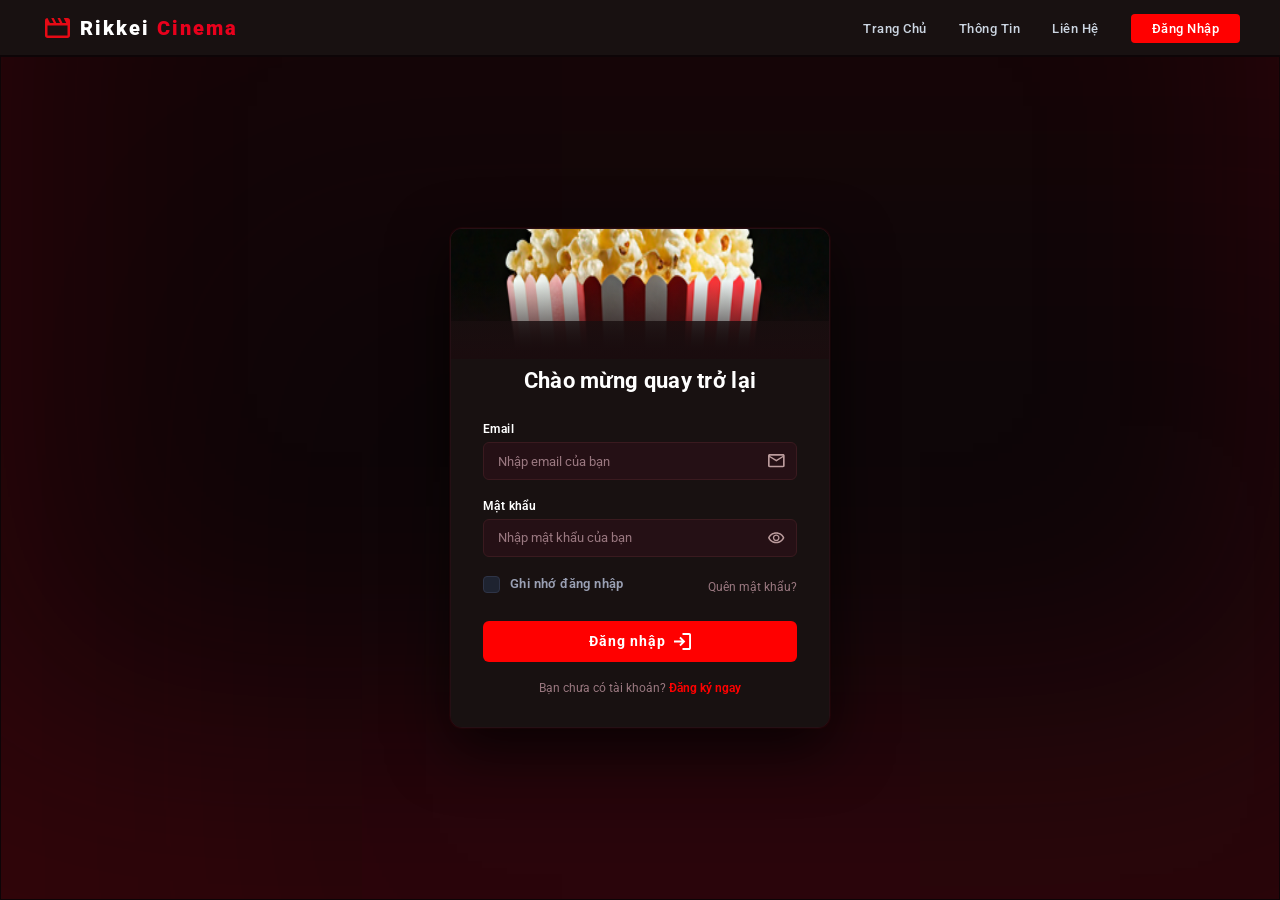
<file: STRUCTURE_FINANCE/pages/login.html>
<!doctype html>
<html lang="en">
  <head>
    <meta charset="UTF-8" />
    <meta name="viewport" content="width=device-width, initial-scale=1.0" />
    <title>Trang đăng nhập</title>
    <link rel="preconnect" href="https://fonts.googleapis.com" />
    <link rel="preconnect" href="https://fonts.gstatic.com" crossorigin />
    <link
      href="https://fonts.googleapis.com/css2?family=Roboto:ital,wght@0,100..900;1,100..900&display=swap"
      rel="stylesheet"
    />
    <link rel="stylesheet" href="../css/login.css" />
  </head>
  <body>
    <nav>
      <a class="logo" href="#">
        <div class="logo-icon">
          <img src="../assets/icon/Container.svg" alt="" />
        </div>
        <span class="logo-text">Rikkei <span>Cinema</span></span>
      </a>
      <ul class="nav-links">
        <li><a href="./index.html">Trang Chủ</a></li>
        <li><a href="#">Thông Tin</a></li>
        <li><a href="#">Liên Hệ</a></li>
        <li><a href="#" class="btn-nav">Đăng Nhập</a></li>
      </ul>
    </nav>

    <main>
      <div class="card">
        <div class="card-banner">
          <img src="../assets/images/Background.svg" alt="" />
        </div>

        <div class="card-body">
          <h1 class="card-title">Chào mừng quay trở lại</h1>

          <div>
            <label for="email">Email</label>
            <div class="input-wrap">
              <input type="email" id="email" placeholder="Nhập email của bạn" />
              <span id="errEmail" class="text_err"></span>
              <span class="input-icon">
                <img src="../assets/icon/icon_email.svg" alt="" />
              </span>
            </div>
          </div>

          <div>
            <label for="password">Mật khẩu</label>
            <div class="input-wrap">
              <input
                type="password"
                id="password"
                placeholder="Nhập mật khẩu của bạn"
              />
              <span id="errPassword" class="text_err"></span>
              <span class="input-icon" onclick="togglePass()">
                <img src="../assets/icon/eye.svg" alt="" />
              </span>
            </div>
          </div>

          <div class="row-options">
            <label class="form__check">
              <input type="checkbox" id="remember" />
              <span class="form__check-box"></span>
              <span class="form__check-text">Ghi nhớ đăng nhập</span>
            </label>
            <a href="#" class="forgot">Quên mật khẩu?</a>
          </div>

          <button class="btn-submit">
            Đăng nhập
            <img src="../assets/icon/icon_login.svg" alt="" />
          </button>
          <p class="register-link">
            Bạn chưa có tài khoản? <a href="./register.html">Đăng ký ngay</a>
          </p>
        </div>
      </div>
    </main>

    <div id="toast-container"></div>

    <script src="../js/login.js"></script>
  </body>
</html>
</file>
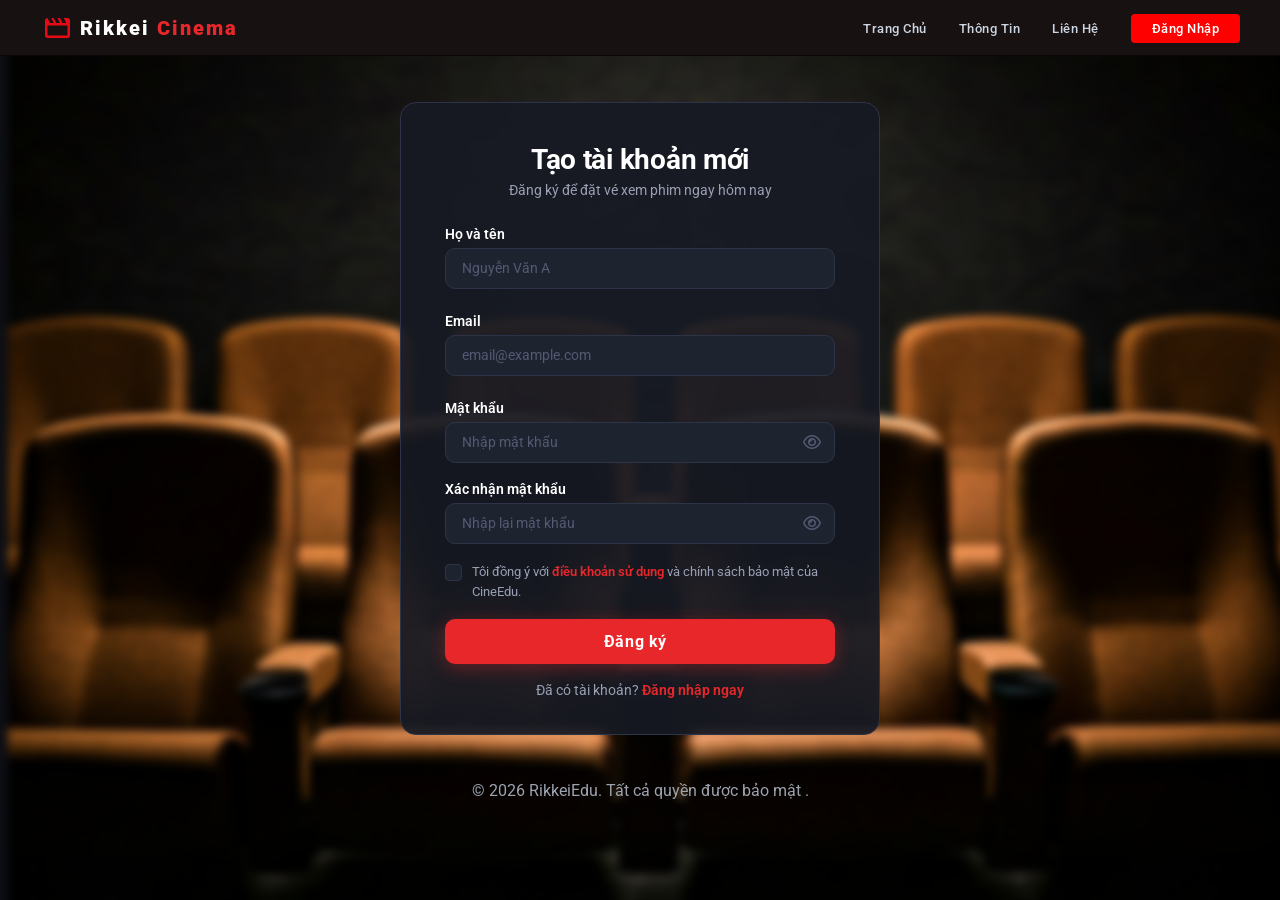
<file: STRUCTURE_FINANCE/pages/register.html>
<!doctype html>
<html lang="vi">
  <head>
    <meta charset="UTF-8" />
    <meta name="viewport" content="width=device-width, initial-scale=1.0" />
    <title>Dăng ký tài khoản</title>
    <link
      rel="stylesheet"
      href="https://cdnjs.cloudflare.com/ajax/libs/font-awesome/6.4.0/css/all.min.css"
    />
    <link rel="preconnect" href="https://fonts.googleapis.com" />
    <link rel="preconnect" href="https://fonts.gstatic.com" crossorigin />
    <link
      href="https://fonts.googleapis.com/css2?family=Roboto:ital,wght@0,100..900;1,100..900&display=swap"
      rel="stylesheet"
    />
    <link rel="stylesheet" href="../css/register.css" />
  </head>
  <body>
    <nav>
      <a class="logo" href="#">
        <div class="logo-icon">
          <img src="../assets/icon/Container.svg" alt="" />
        </div>
        <span class="logo-text">Rikkei <span>Cinema</span></span>
      </a>
      <ul class="nav-links">
        <li><a href="./index.html">Trang Chủ</a></li>
        <li><a href="#">Thông Tin</a></li>
        <li><a href="#">Liên Hệ</a></li>
        <li><a href="./login.html" class="btn-nav">Đăng Nhập</a></li>
      </ul>
    </nav>

    <main class="hero">
      <div class="card">
        <h1 class="card__title">Tạo tài khoản mới</h1>
        <p class="card__subtitle">Đăng ký để đặt vé xem phim ngay hôm nay</p>

        <form class="form" onsubmit="return false;">
          <div class="form__group">
            <label class="form__label" for="fullname">Họ và tên</label>
            <input
              class="form__input"
              type="text"
              id="fullname"
              placeholder="Nguyễn Văn A"
              autocomplete="name"
            />
            <span id="errName" class="text_err"></span>
          </div>

          <div class="form__group">
            <label class="form__label" for="email">Email</label>
            <input
              class="form__input"
              type="text"
              id="email"
              placeholder="email@example.com"
              autocomplete="email"
            />
            <span id="errEmail" class="text_err"></span>
          </div>

          <div class="form__group">
            <label class="form__label" for="password">Mật khẩu</label>
            <div class="form__input-wrap">
              <input
                class="form__input"
                type="password"
                id="password"
                placeholder="Nhập mật khẩu"
              />
              <button
                type="button"
                class="form__eye"
                aria-label="Hiển thị mật khẩu"
              >
                <i class="far fa-eye togglePass"></i>
              </button>
              <span id="errPassword" class="text_err"></span>
            </div>
          </div>

          <div class="form__group">
            <label class="form__label" for="confirm">Xác nhận mật khẩu</label>
            <div class="form__input-wrap">
              <input
                class="form__input"
                type="password"
                id="confirm"
                placeholder="Nhập lại mật khẩu"
              />
              <button
                type="button"
                class="form__eye"
                aria-label="Hiển thị mật khẩu"
              >
                <i class="far fa-eye togglePass"></i>
              </button>
              <span class="errPassword" class="text_err"></span>
            </div>
          </div>

          <label class="form__check">
            <input type="checkbox" id="terms" />
            <span class="form__check-box"></span>
            <span class="form__check-text">
              Tôi đồng ý với
              <a href="#" class="link-red">điều khoản sử dụng</a> và chính sách
              bảo mật của CineEdu.
            </span>
            <span id="errTerms"></span>
          </label>

          <button class="btn-register" type="submit">Đăng ký &nbsp;</button>

          <p class="form__login-hint">
            Đã có tài khoản?
            <a href="./login.html" class="link-red">Đăng nhập ngay</a>
          </p>
        </form>
      </div>
    </main>
    <span class="footer"> © 2026 RikkeiEdu. Tất cả quyền được bảo mật . </span>
    <div id="toast-container"></div>
    <script src="../js/register.js"></script>
  </body>
</html>
</file>
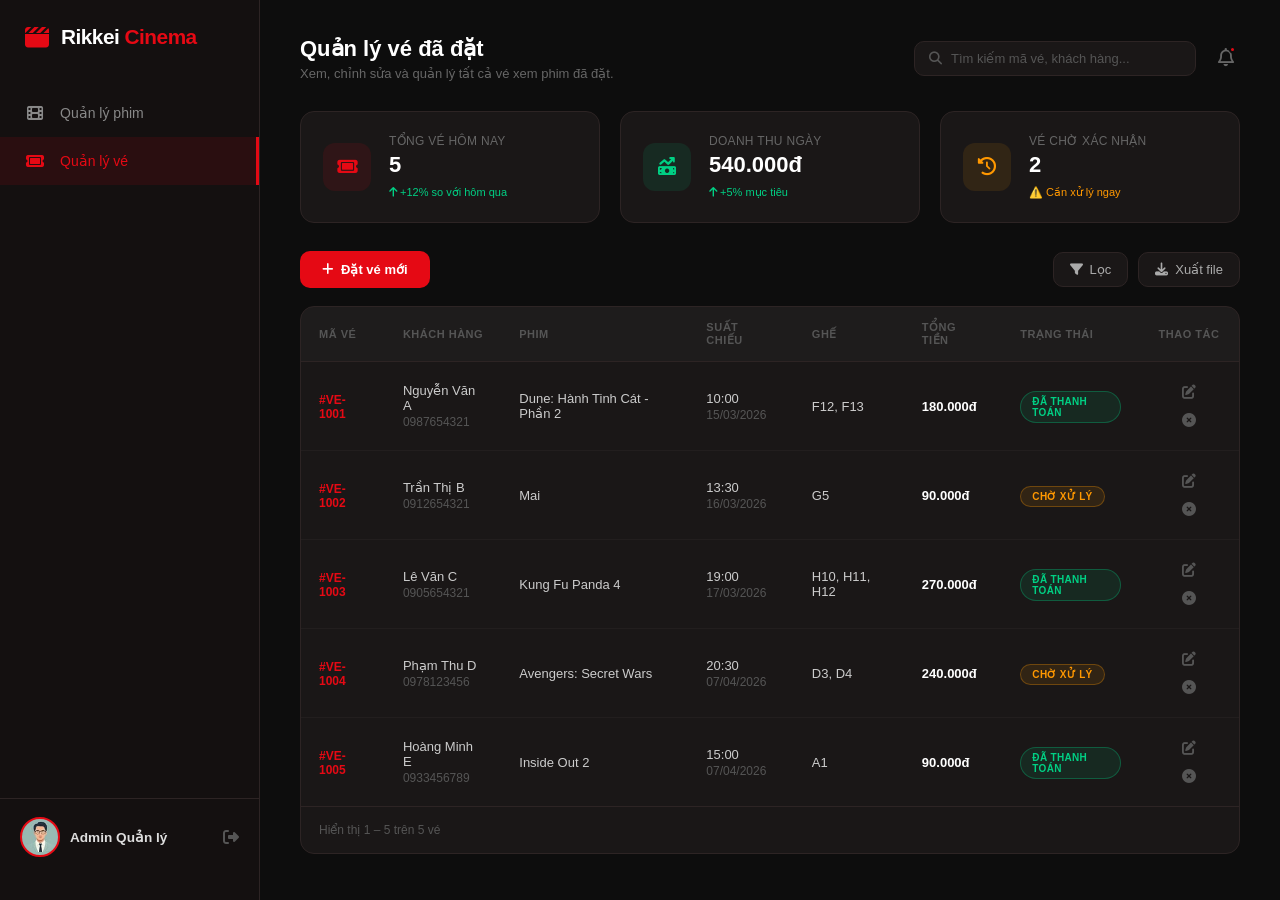
<file: STRUCTURE_FINANCE/pages/ticket.html>
<!doctype html>
<html lang="vi">
  <head>
    <meta charset="UTF-8" />
    <meta name="viewport" content="width=device-width, initial-scale=1.0" />
    <title>Quản lý vé - Rikkei Cinema</title>
    <link
      rel="stylesheet"
      href="https://cdnjs.cloudflare.com/ajax/libs/font-awesome/6.4.0/css/all.min.css"
    />
    <link rel="preconnect" href="https://fonts.googleapis.com" />
    <link rel="stylesheet" href="../css/ticket.css" />
  </head>
  <body>
    <div class="container">
      <!-- SIDEBAR -->
      <aside class="sidebar">
        <div class="logo">
          <i
            class="fa-solid fa-clapperboard"
            style="color: #e50914; font-size: 24px"
          ></i>
          <span class="logo-text">Rikkei <span>Cinema</span></span>
        </div>
        <nav class="menu">
          <a class="menu-item" href="admin.html">
            <i class="fa-solid fa-film"></i>
            <span>Quản lý phim</span>
          </a>
          <a class="menu-item active" href="ticket.html">
            <i class="fa-solid fa-ticket"></i>
            <span>Quản lý vé</span>
          </a>
        </nav>
        <div class="user-profile">
          <img
            src="../assets/icon/Image+Border.svg"
            alt="Avatar"
            class="avatar"
          />
          <div class="user-info">
            <p class="user-name">Admin Quản lý</p>
            <p class="user-email"></p>
          </div>
          <i class="fa-solid fa-right-from-bracket logout-icon btn-out"></i>
        </div>
      </aside>

      <!-- MAIN CONTENT -->
      <main class="main-content">
        <header class="header-main">
          <div class="header-left">
            <h1>Quản lý vé đã đặt</h1>
            <p>Xem, chỉnh sửa và quản lý tất cả vé xem phim đã đặt.</p>
          </div>
          <div class="header-right">
            <div class="search-box">
              <i class="fa-solid fa-magnifying-glass"></i>
              <input
                type="text"
                placeholder="Tìm kiếm mã vé, khách hàng..."
                id="search-ticket-input"
              />
            </div>
            <div class="header-icons">
              <i class="fa-regular fa-bell"></i>
              <div class="notif-dot"></div>
            </div>
          </div>
        </header>

        <!-- STATS -->
        <div class="stats-grid">
          <div class="stat-card">
            <div
              class="stat-icon"
              style="background: rgba(229, 9, 20, 0.1); color: #e50914"
            >
              <i class="fa-solid fa-ticket"></i>
            </div>
            <div class="stat-info">
              <p>Tổng vé hôm nay</p>
              <h3 id="total-count">0</h3>
              <span class="trend up"
                ><i class="fa-solid fa-arrow-up"></i> +12% so với hôm qua</span
              >
            </div>
          </div>
          <div class="stat-card">
            <div
              class="stat-icon"
              style="background: rgba(0, 208, 132, 0.1); color: #00d084"
            >
              <i class="fa-solid fa-money-bill-trend-up"></i>
            </div>
            <div class="stat-info">
              <p>Doanh thu ngày</p>
              <h3 id="revenue-count">0đ</h3>
              <span class="trend up"
                ><i class="fa-solid fa-arrow-up"></i> +5% mục tiêu</span
              >
            </div>
          </div>
          <div class="stat-card">
            <div
              class="stat-icon"
              style="background: rgba(255, 152, 0, 0.1); color: #ff9800"
            >
              <i class="fa-solid fa-clock-rotate-left"></i>
            </div>
            <div class="stat-info">
              <p>Vé chờ xác nhận</p>
              <h3 id="pending-count">0</h3>
              <span class="trend warn">⚠️ Cần xử lý ngay</span>
            </div>
          </div>
        </div>

        <!-- TABLE ACTIONS -->
        <div class="table-actions">
          <button class="btn-add-ticket" id="open-ticket-modal">
            <i class="fa-solid fa-plus"></i> Đặt vé mới
          </button>
          <div class="filter-group">
            <button class="btn-filter">
              <i class="fa-solid fa-filter"></i> Lọc
            </button>
            <button class="btn-filter">
              <i class="fa-solid fa-download"></i> Xuất file
            </button>
          </div>
        </div>

        <!-- TABLE -->
        <div class="table-container">
          <table>
            <thead>
              <tr>
                <th>MÃ VÉ</th>
                <th>KHÁCH HÀNG</th>
                <th>PHIM</th>
                <th>SUẤT CHIẾU</th>
                <th>GHẾ</th>
                <th>TỔNG TIỀN</th>
                <th>TRẠNG THÁI</th>
                <th style="text-align: center">THAO TÁC</th>
              </tr>
            </thead>
            <tbody id="ticket-table-body"></tbody>
          </table>
          <div class="pagination-wrapper">
            <div id="ticket-pagination-info"></div>
            <div id="ticket-pagination"></div>
          </div>
        </div>
      </main>
    </div>

    <!-- TOAST CONTAINER -->
    <div id="toast-container"></div>

    <!-- MODAL THÊM / SỬA VÉ -->
    <div class="modal-overlay" id="ticket-modal">
      <div class="modal-content movie-booking-modal">
        <div class="modal-header">
          <h2 id="ticket-modal-title">Đặt Vé Mới</h2>
          <button type="button" id="close-ticket-modal" class="btn-close">
            <i class="fa-solid fa-xmark"></i>
          </button>
        </div>

        <form id="ticket-form">
          <!-- Khách hàng + SĐT -->
          <div class="form-row">
            <div class="form-group">
              <label>Tên khách hàng</label>
              <div class="input-with-icon">
                <i class="fa-solid fa-user input-icon"></i>
                <input
                  type="text"
                  id="t-customer"
                  placeholder="Nhập tên khách hàng..."
                  class="form-input"
                />
              </div>
              <span id="errCustomer" class="error-text"></span>
            </div>
            <div class="form-group">
              <label>Số điện thoại</label>
              <div class="input-with-icon">
                <i class="fa-solid fa-phone input-icon"></i>
                <input
                  type="text"
                  id="t-phone"
                  placeholder="VD: 0987654321"
                  class="form-input"
                />
              </div>
              <span id="errPhone" class="error-text"></span>
            </div>
          </div>

          <!-- Phim + Giờ chiếu -->
          <div class="form-row">
            <div class="form-group">
              <label>Tên phim</label>
              <div class="input-with-icon">
                <i class="fa-solid fa-film input-icon"></i>
                <input
                  type="text"
                  id="t-movie"
                  placeholder="Nhập tên phim..."
                  class="form-input"
                />
              </div>
              <span id="errMovie" class="error-text"></span>
            </div>
            <div class="form-group">
              <label>Giờ chiếu</label>
              <div class="input-with-icon">
                <i class="fa-solid fa-clock input-icon"></i>
                <input type="time" id="t-time" class="form-input" />
              </div>
              <span id="errTime" class="error-text"></span>
            </div>
          </div>

          <!-- Ngày chiếu + Ghế -->
          <div class="form-row">
            <div class="form-group">
              <label>Ngày chiếu</label>
              <div class="input-with-icon">
                <i class="fa-solid fa-calendar input-icon"></i>
                <input type="date" id="t-date" class="form-input" />
              </div>
              <span id="errTDate" class="error-text"></span>
            </div>
            <div class="form-group">
              <label>Ghế (phân cách bằng dấu phẩy)</label>
              <div class="input-with-icon">
                <i class="fa-solid fa-couch input-icon"></i>
                <input
                  type="text"
                  id="t-seat"
                  placeholder="VD: F5, F6"
                  class="form-input"
                />
              </div>
              <span id="errSeat" class="error-text"></span>
            </div>
          </div>

          <!-- Tổng tiền + Trạng thái -->
          <div class="form-row">
            <div class="form-group">
              <label>Tổng tiền (VNĐ)</label>
              <div class="input-with-icon">
                <i class="fa-solid fa-money-bill input-icon"></i>
                <input
                  type="number"
                  id="t-price"
                  placeholder="VD: 180000"
                  class="form-input"
                  min="0"
                />
              </div>
              <span id="errTPrice" class="error-text"></span>
            </div>
            <div class="form-group">
              <label>Trạng thái thanh toán</label>
              <div class="input-with-icon">
                <i class="fa-solid fa-circle-check input-icon"></i>
                <select id="t-status" class="form-input">
                  <option value="success">Đã thanh toán</option>
                  <option value="pending">Chờ xử lý</option>
                </select>
                <i class="fa-solid fa-chevron-down dropdown-icon"></i>
              </div>
            </div>
          </div>

          <!-- Phương thức thanh toán -->
          <div class="form-group full-width">
            <label>Phương thức thanh toán</label>
            <div class="input-with-icon">
              <i class="fa-solid fa-credit-card input-icon"></i>
              <select id="t-payment-method" class="form-input">
                <option value="0">Tiền mặt</option>
                <option value="1">Chuyển khoản</option>
                <option value="2">Thẻ tín dụng</option>
              </select>
              <i class="fa-solid fa-chevron-down dropdown-icon"></i>
            </div>
          </div>

          <div class="modal-footer">
            <button
              type="button"
              id="btn-ticket-cancel"
              class="btn btn-secondary"
            >
              Hủy
            </button>
            <button
              type="submit"
              id="btn-ticket-submit"
              class="btn btn-primary"
            >
              <i class="fa-solid fa-check"></i> Xác nhận đặt vé
            </button>
          </div>
        </form>
      </div>
    </div>

    <!-- MODAL XÁC NHẬN XÓA -->
    <div class="modal-overlay" id="delete-confirm-modal">
      <div class="modal-content delete-box">
        <div class="modal-header">
          <h2>Xác nhận hủy vé</h2>
          <button class="btn-close" id="btn-cancel-delete">
            <i class="fa-solid fa-xmark"></i>
          </button>
        </div>
        <div class="modal-body">
          <div class="delete-icon-wrap">
            <i class="fa-solid fa-triangle-exclamation"></i>
          </div>
          <p>
            Bạn có chắc chắn muốn hủy vé
            <strong id="delete-ticket-code"></strong> không?
          </p>
          <p class="delete-sub">Hành động này không thể hoàn tác.</p>
        </div>
        <div class="modal-footer-btns">
          <button class="btn btn-secondary" id="btn-cancel-delete2">
            Giữ lại
          </button>
          <button class="btn btn-danger" id="btn-confirm-delete">Hủy vé</button>
        </div>
      </div>
    </div>

    <!-- MODAL ĐĂNG XUẤT -->
    <div class="modal-overlay" id="logout-modal">
      <div class="modal-content logout-box">
        <div class="modal-header">
          <h2>Xác nhận đăng xuất</h2>
          <button class="btn-close" id="close-logout">
            <i class="fa-solid fa-xmark"></i>
          </button>
        </div>
        <div class="modal-body">
          <p>
            Bạn có chắc chắn muốn đăng xuất khỏi hệ thống
            <strong>Rikkei Cinema</strong> không?
          </p>
        </div>
        <div class="modal-footer-btns">
          <button class="btn btn-secondary" id="btn-stay">Ở lại</button>
          <button class="btn btn-danger" id="btn-confirm-logout">
            Đăng xuất
          </button>
        </div>
      </div>
    </div>

    <script src="../js/ticket.js"></script>
  </body>
</html>
</file>
<file: STRUCTURE_FINANCE/css/login.css>
* {
  box-sizing: border-box;
  margin: 0;
  padding: 0;
  font-family: "Roboto", sans-serif;
}

body {
  background: #0e0608;
  min-height: 100vh;
  display: flex;
  flex-direction: column;
  color: white;
  overflow-x: hidden;
}

body {
  box-shadow:
    inset 0 -200px 300px rgba(180, 10, 30, 0.18),
    inset 200px 200px 300px rgba(80, 0, 10, 0.12);
}

nav {
  position: relative;
  z-index: 10;
  background: #181111;
  border-bottom: 1px solid #0d0507;
  display: flex;
  align-items: center;
  justify-content: space-between;
  padding: 0 2.5rem;
  height: 56px;
}

.logo {
  display: flex;
  align-items: center;
  gap: 0.4rem;
  text-decoration: none;
}

.logo-icon {
  width: 34px;
  height: 26px;
  border-radius: 3px;
  display: flex;
  align-items: center;
  justify-content: center;
  font-size: 15px;
  color: #fff;
  letter-spacing: 0.5px;
  flex-shrink: 0;
}

.logo-text {
  font-size: 1.35rem;
  letter-spacing: 2px;
  color: white;
  font-size: 20px;
  font-weight: 900;
}

.logo-text span {
  color: #e8001c;
}

.nav-links {
  display: flex;
  align-items: center;
  gap: 2rem;
  list-style: none;
}

.nav-links a {
  color: #cbd5e1;
  text-decoration: none;
  font-size: 0.82rem;
  font-weight: 500;
  letter-spacing: 0.5px;
  transition: color 0.2s;
}

.nav-links a:hover {
  color: red;
}

.btn-nav {
  background: red;
  color: #fff !important;
  padding: 0.45rem 1.3rem;
  border-radius: 4px;
  font-weight: 600;
  font-size: 0.82rem;
  letter-spacing: 0.5px;
  transition: background 0.2s !important;
}

.btn-nav:hover {
  background: #c0001a !important;
  color: #fff !important;
}

main {
  position: relative;
  z-index: 1;
  flex: 1;
  display: flex;
  align-items: center;
  justify-content: center;
  padding: 3rem 1rem;
  border: #0d0507 1px solid;
}

.card {
  background: #1a0c0e;
  border: 1px solid #251015;
  border-radius: 12px;
  width: 100%;
  max-width: 380px;
  overflow: hidden;
  box-shadow:
    0 20px 60px rgba(0, 0, 0, 0.7),
    0 0 0 1px rgba(220, 20, 40, 0.08);
  animation: fadeUp 0.5s ease both;
}

.card-banner {
  width: 100%;
  height: 130px;
  background: #0d0507;
  display: flex;
  align-items: center;
  justify-content: center;
  overflow: hidden;
  position: relative;
  padding-top: 120px;
}

.card-banner::after {
  content: "";
  position: absolute;
  inset: 0;
  background: linear-gradient(to bottom, transparent 40%, #1a0c0e 100%);
}

.popcorn-svg {
  width: 140px;
  position: relative;
  z-index: 1;
}

.card-body {
  padding: 0.5rem 2rem 2rem;
  background-color: #181111;
}

.card-title {
  text-align: center;
  font-size: 1.35rem;
  font-weight: 700;
  line-height: 1.3;
  margin-bottom: 1.6rem;
  letter-spacing: 0.3px;
}

label {
  display: block;
  font-size: 0.78rem;
  font-weight: 600;
  color: white;
  margin-bottom: 0.4rem;
  letter-spacing: 0.4px;
}

.input-wrap {
  position: relative;
  margin-bottom: 1.1rem;
}

input[type="email"],
input[type="password"],
input[type="text"] {
  width: 100%;
  background: #251015;
  border: 1.5px solid #3a1a1f;
  border-radius: 6px;
  color: white;
  font-size: 0.82rem;
  padding: 0.65rem 2.4rem 0.65rem 0.85rem;
  outline: none;
  transition:
    border-color 0.2s,
    box-shadow 0.2s;
}

input::placeholder {
  color: #9a7880;
}

input:focus {
  border-color: red;
  box-shadow: 0 0 0 3px rgba(232, 0, 28, 0.12);
}

.input-icon {
  position: absolute;
  right: 0.75rem;
  top: 50%;
  transform: translateY(-50%);
  color: #9a7880;
  display: flex;
  align-items: center;
  cursor: pointer;
}

.input-icon img {
  width: 17px;
  height: 17px;
}

.row-options {
  display: flex;
  align-items: center;
  justify-content: space-between;
  margin-bottom: 1.3rem;
}

.form__check {
  display: flex;
  align-items: flex-start;
  gap: 10px;
  cursor: pointer;
}

.form__check input[type="checkbox"] {
  display: none;
}

.form__check-box {
  flex-shrink: 0;
  width: 17px;
  height: 17px;
  margin-top: 2px;
  border: 1.5px solid #2e3447;
  border-radius: 4px;
  background: #1e2330;
  display: flex;
  align-items: center;
  justify-content: center;
  transition:
    border-color 0.2s ease,
    background 0.2s ease;
}
/* check box */
.form__check input:checked ~ .form__check-box {
  background: #e8272a;
  border-color: #e8272a;
}

.form__check input:checked ~ .form__check-box::after {
  content: "";
  display: block;
  width: 5px;
  height: 9px;
  border: 2px solid #fff;
  border-top: none;
  border-left: none;
  transform: rotate(45deg) translate(-1px, -1px);
}

.form__check-text {
  font-size: 0.82rem;
  color: #9aa0b4;
  line-height: 1.5;
}

.forgot {
  font-size: 0.75rem;
  color: #9a7880;
  text-decoration: none;
  transition: color 0.2s;
}

.forgot:hover {
  color: red;
}

.btn-submit {
  width: 100%;
  background: red;
  color: #fff;
  border: none;
  border-radius: 6px;
  padding: 0.75rem;
  font-size: 0.9rem;
  font-weight: 700;
  letter-spacing: 1px;
  cursor: pointer;
  display: flex;
  align-items: center;
  justify-content: center;
  gap: 0.5rem;
  transition:
    background 0.2s,
    transform 0.1s;
}

.btn-submit:hover {
  background: #c0001a;
}
.btn-submit:active {
  transform: scale(0.98);
}
.btn-submit img {
  width: 17px;
  height: 17px;
}

.text_err {
  color: red;
}
.register-link {
  text-align: center;
  margin-top: 1.1rem;
  font-size: 0.78rem;
  color: #9a7880;
}

.register-link a {
  color: red;
  text-decoration: none;
  font-weight: 600;
  transition: color 0.2s;
}

.register-link a:hover {
  color: #ff3350;
}

#toast-container {
  position: fixed;
  top: 20px;
  right: 20px;
  display: flex;
  flex-direction: column;
  gap: 10px;
  z-index: 9999;
}

.toast {
  display: flex;
  align-items: flex-start;
  gap: 12px;
  padding: 14px 16px;
  min-width: 300px;
  max-width: 360px;
  border-radius: 12px;
  border: 1px solid;
  background: #fff;
  opacity: 0;
  transform: translateY(-8px);
  transition:
    opacity 0.25s ease,
    transform 0.25s ease;
}
.toast.show {
  opacity: 1;
  transform: translateY(0);
}
.toast.hide {
  opacity: 0;
  transform: translateY(-8px);
}
.toast-icon {
  width: 22px;
  height: 22px;
  border-radius: 50%;
  display: flex;
  align-items: center;
  justify-content: center;
  font-size: 12px;
  font-weight: 600;
  flex-shrink: 0;
}
.toast-title {
  font-size: 14px;
  font-weight: 600;
  margin: 0 0 2px;
}
.toast-msg {
  font-size: 13px;
  color: #666;
  margin: 0;
}
.toast-close {
  background: none;
  border: none;
  cursor: pointer;
  font-size: 18px;
  color: #aaa;
  margin-left: auto;
}

.toast-success {
  border-color: #a3d9a5;
}
.toast-success .toast-icon {
  background: #e6f4ea;
  color: #2e7d32;
}
.toast-success .toast-title {
  color: #2e7d32;
}

.toast-error {
  border-color: #f5a5a5;
}
.toast-error .toast-icon {
  background: #fdecea;
  color: #c62828;
}
.toast-error .toast-title {
  color: #c62828;
}
</file>
<file: STRUCTURE_FINANCE/css/register.css>
* {
  box-sizing: border-box;
  margin: 0;
  padding: 0;
  font-family: "Roboto", sans-serif;
}

body {
  color: #ffffff;
  min-height: 100vh;
  display: flex;
  flex-direction: column;
  background: #0d0f14;
  background-image: url(../assets/images/Blurred\ Background\ Image.svg);
}

a {
  text-decoration: none;
  color: inherit;
}

nav {
  position: relative;
  z-index: 10;
  background: #181111;
  border-bottom: 1px solid #0d0507;
  display: flex;
  align-items: center;
  justify-content: space-between;
  padding: 0 2.5rem;
  height: 56px;
}

.logo {
  display: flex;
  align-items: center;
  gap: 0.4rem;
  text-decoration: none;
}

.logo-icon {
  width: 34px;
  height: 26px;
  border-radius: 3px;
  display: flex;
  align-items: center;
  justify-content: center;
  font-size: 15px;
  color: #fff;
  letter-spacing: 0.5px;
}

.logo-text {
  font-size: 20px;
  letter-spacing: 2px;
  color: white;
  font-weight: 900;
}

.logo-text span {
  color: #e8272a;
}

.nav-links {
  display: flex;
  align-items: center;
  gap: 2rem;
  list-style: none;
}

.nav-links a {
  color: #cbd5e1;
  text-decoration: none;
  font-size: 0.82rem;
  font-weight: 500;
  letter-spacing: 0.5px;
  transition: color 0.2s;
}

.nav-links a:hover {
  color: red;
}

.btn-nav {
  background: red;
  color: #fff !important;
  padding: 0.45rem 1.3rem;
  border-radius: 4px;
  font-weight: 600;
  font-size: 0.82rem;
  letter-spacing: 0.5px;
  transition: background 0.2s !important;
}

.btn-nav:hover {
  background: #c71f22 !important;
  color: #fff !important;
}
.hero {
  flex: 1;
  position: relative;
  display: flex;
  align-items: center;
  justify-content: center;
}

.card {
  position: relative;
  z-index: 1;
  width: 100%;
  max-width: 480px;
  background: rgba(22, 26, 35, 0.92);
  border: 1px solid #2e3447;
  border-radius: 16px;
  padding: 40px 44px 36px;
}

.card__title {
  font-size: 1.75rem;
  font-weight: 700;
  text-align: center;
  letter-spacing: -0.01em;
  margin-bottom: 6px;
}

.card__subtitle {
  font-size: 0.875rem;
  color: #9aa0b4;
  text-align: center;
  margin-bottom: 28px;
}

.form {
  display: flex;
  flex-direction: column;
  gap: 18px;
}

.form__group {
  display: flex;
  flex-direction: column;
  gap: 6px;
}

.form__label {
  font-size: 0.875rem;
  font-weight: 600;
  color: #ffffff;
}

.form__input-wrap {
  position: relative;
}

.form__input {
  width: 100%;
  background: #1e2330;
  border: 1.5px solid #2e3447;
  border-radius: 10px;
  color: #ffffff;
  font-size: 0.9rem;
  padding: 11px 16px;
  transition:
    border-color 0.2s ease,
    box-shadow 0.2s ease;
}

.form__input::placeholder {
  color: #535a72;
}

.form__input:focus {
  border-color: #e8272a;
  box-shadow: 0 0 0 3px rgba(232, 39, 42, 0.18);
}

.form__input-wrap .form__input {
  padding-right: 44px;
}

.form__eye {
  text-decoration: none;
  position: absolute;
  top: 50%;
  right: 12px;
  transform: translateY(-50%);
  background: none;
  border: none;
  color: #535a72;
  cursor: pointer;
  padding: 2px;
  display: flex;
  align-items: center;
  justify-content: center;
  transition: color 0.2s ease;
}

.form__eye i {
  font-size: 16px;
}

.form__eye:hover {
  color: #9aa0b4;
}
.text_err {
  color: red;
}

.form__check {
  display: flex;
  align-items: flex-start;
  gap: 10px;
  cursor: pointer;
}

.form__check input[type="checkbox"] {
  display: none;
}

.form__check-box {
  flex-shrink: 0;
  width: 17px;
  height: 17px;
  margin-top: 2px;
  border: 1.5px solid #2e3447;
  border-radius: 4px;
  background: #1e2330;
  display: flex;
  align-items: center;
  justify-content: center;
  transition:
    border-color 0.2s ease,
    background 0.2s ease;
}
/* check box */
.form__check input:checked ~ .form__check-box {
  background: #e8272a;
  border-color: #e8272a;
}

.form__check input:checked ~ .form__check-box::after {
  content: "";
  display: block;
  width: 5px;
  height: 9px;
  border: 2px solid #fff;
  border-top: none;
  border-left: none;
  transform: rotate(45deg) translate(-1px, -1px);
}

.form__check-text {
  font-size: 0.82rem;
  color: #9aa0b4;
  line-height: 1.5;
}
#errTerms {
  color: red;
}
.btn-register {
  width: 100%;
  background: #e8272a;
  color: #fff;
  border: none;
  border-radius: 10px;
  padding: 13px;
  font-size: 1rem;
  font-weight: 700;
  letter-spacing: 0.04em;
  cursor: pointer;
  box-shadow: 0 4px 18px rgba(232, 39, 42, 0.35);
}

.btn-register:hover {
  background: #c71f22;
  transform: translateY(-1px);
  box-shadow: 0 6px 24px rgba(232, 39, 42, 0.45);
}

.btn-register:active {
  transform: translateY(0);
}

.form__login-hint {
  text-align: center;
  font-size: 0.875rem;
  color: #9aa0b4;
}

.link-red {
  color: #e8272a;
  font-weight: 600;
  transition: color 0.2s ease;
}

.link-red:hover {
  color: #ff5457;
}

.footer {
  margin-bottom: 100px;
  display: flex;
  align-items: center;
  justify-content: center;
  color: #9ca3af;
}

#toast-container {
  position: fixed;
  top: 20px;
  right: 20px;
  display: flex;
  flex-direction: column;
  gap: 10px;
  z-index: 9999;
}

.toast {
  display: flex;
  align-items: flex-start;
  gap: 12px;
  padding: 14px 16px;
  min-width: 300px;
  max-width: 360px;
  border-radius: 12px;
  border: 1px solid;
  background: #fff;
  opacity: 0;
  transform: translateY(-8px);
  transition:
    opacity 0.25s ease,
    transform 0.25s ease;
}
.toast.show {
  opacity: 1;
  transform: translateY(0);
}
.toast.hide {
  opacity: 0;
  transform: translateY(-8px);
}
.toast-icon {
  width: 22px;
  height: 22px;
  border-radius: 50%;
  display: flex;
  align-items: center;
  justify-content: center;
  font-size: 12px;
  font-weight: 600;
  flex-shrink: 0;
}
.toast-title {
  font-size: 14px;
  font-weight: 600;
  margin: 0 0 2px;
}
.toast-msg {
  font-size: 13px;
  color: #666;
  margin: 0;
}
.toast-close {
  background: none;
  border: none;
  cursor: pointer;
  font-size: 18px;
  color: #aaa;
  margin-left: auto;
}

.toast-success {
  border-color: #a3d9a5;
}
.toast-success .toast-icon {
  background: #e6f4ea;
  color: #2e7d32;
}
.toast-success .toast-title {
  color: #2e7d32;
}

.toast-error {
  border-color: #f5a5a5;
}
.toast-error .toast-icon {
  background: #fdecea;
  color: #c62828;
}
.toast-error .toast-title {
  color: #c62828;
}
</file>
<file: STRUCTURE_FINANCE/css/ticket.css>
/* ===== RESET & BASE ===== */
* {
  margin: 0;
  padding: 0;
  box-sizing: border-box;
  font-family: 'Roboto', sans-serif;
}

body {
  background-color: #0d0d0d;
  color: #ffffff;
  overflow-x: hidden;
}

.container {
  display: flex;
  min-height: 100vh;
}

/* ===== SIDEBAR ===== */
.sidebar {
  width: 260px;
  background-color: #141010;
  border-right: 1px solid #2d2424;
  display: flex;
  flex-direction: column;
  padding: 25px 0;
  position: fixed;
  height: 100vh;
  z-index: 100;
}

.logo {
  padding: 0 25px 40px;
  display: flex;
  align-items: center;
  gap: 12px;
}

.logo-text {
  font-weight: 700;
  font-size: 1.3rem;
  letter-spacing: -0.5px;
  color: #fff;
}

.logo-text span {
  color: #e50914;
}

.menu {
  flex-grow: 1;
}

.menu a {
  text-decoration: none;
}

.menu-item {
  padding: 16px 25px;
  display: flex;
  align-items: center;
  gap: 15px;
  cursor: pointer;
  color: #888;
  transition: all 0.25s ease;
  font-size: 14px;
  font-weight: 500;
}

.menu-item i {
  font-size: 1rem;
  width: 20px;
  text-align: center;
}

.menu-item:hover {
  color: #ccc;
  background: rgba(255,255,255,0.03);
}

.menu-item.active {
  background-color: rgba(229, 9, 20, 0.1);
  color: #e50914;
  border-right: 3px solid #e50914;
}

.user-profile {
  padding: 18px 20px;
  border-top: 1px solid #2d2424;
  display: flex;
  align-items: center;
  gap: 10px;
}

.avatar-circle {
  width: 38px;
  height: 38px;
  border-radius: 50%;
  background: #e50914;
  color: #fff;
  font-weight: 700;
  font-size: 15px;
  display: flex;
  align-items: center;
  justify-content: center;
  flex-shrink: 0;
}

.user-info .user-name {
  font-size: 0.85rem;
  font-weight: 600;
  color: #ddd;
}

.user-info .user-email {
  font-size: 0.72rem;
  color: #555;
  word-break: break-all;
}

.logout-icon {
  margin-left: auto;
  color: #555;
  cursor: pointer;
  font-size: 16px;
  transition: color 0.2s;
}

.logout-icon:hover {
  color: #e50914;
}

/* ===== MAIN CONTENT ===== */
.main-content {
  margin-left: 260px;
  flex-grow: 1;
  padding: 36px 40px;
  min-height: 100vh;
}

/* ===== HEADER ===== */
.header-main {
  display: flex;
  justify-content: space-between;
  align-items: center;
  margin-bottom: 30px;
}

.header-left h1 {
  font-size: 22px;
  font-weight: 700;
  margin-bottom: 4px;
}

.header-left p {
  color: #666;
  font-size: 13px;
}

.header-right {
  display: flex;
  align-items: center;
  gap: 16px;
}

.search-box {
  background: #1a1717;
  border: 1px solid #2d2424;
  padding: 9px 14px;
  border-radius: 10px;
  display: flex;
  align-items: center;
  gap: 9px;
  transition: border-color 0.2s;
}

.search-box:focus-within {
  border-color: #444;
}

.search-box input {
  background: transparent;
  border: none;
  color: #fff;
  outline: none;
  width: 230px;
  font-size: 13px;
}

.search-box input::placeholder {
  color: #555;
}

.search-box i {
  color: #555;
  font-size: 13px;
}

.header-icons {
  position: relative;
  color: #666;
  font-size: 18px;
  cursor: pointer;
  padding: 6px;
}

.header-icons:hover {
  color: #aaa;
}

.notif-dot {
  position: absolute;
  top: 4px;
  right: 4px;
  width: 7px;
  height: 7px;
  background: #e50914;
  border-radius: 50%;
  border: 2px solid #0d0d0d;
}

/* ===== STATS ===== */
.stats-grid {
  display: grid;
  grid-template-columns: repeat(3, 1fr);
  gap: 20px;
  margin-bottom: 28px;
}

.stat-card {
  background: #1a1717;
  padding: 22px;
  border-radius: 14px;
  border: 1px solid #2d2424;
  display: flex;
  align-items: center;
  gap: 18px;
  transition: border-color 0.2s;
}

.stat-card:hover {
  border-color: #3d3434;
}

.stat-icon {
  width: 48px;
  height: 48px;
  border-radius: 12px;
  display: flex;
  align-items: center;
  justify-content: center;
  font-size: 18px;
  flex-shrink: 0;
}

.stat-info p {
  color: #666;
  font-size: 12px;
  margin-bottom: 4px;
  text-transform: uppercase;
  letter-spacing: 0.3px;
}

.stat-info h3 {
  font-size: 22px;
  font-weight: 700;
  margin-bottom: 4px;
}

.trend {
  font-size: 11px;
  font-weight: 500;
}

.trend.up { color: #00d084; }
.trend.warn { color: #ff9800; }

/* ===== TABLE ACTIONS ===== */
.table-actions {
  display: flex;
  justify-content: space-between;
  align-items: center;
  margin-bottom: 18px;
}

.btn-add-ticket {
  background: #e50914;
  color: #fff;
  border: none;
  padding: 11px 22px;
  border-radius: 10px;
  font-weight: 600;
  font-size: 13px;
  cursor: pointer;
  display: flex;
  align-items: center;
  gap: 8px;
  transition: background 0.2s, transform 0.1s;
}

.btn-add-ticket:hover {
  background: #c2070f;
}

.btn-add-ticket:active {
  transform: scale(0.98);
}

.filter-group {
  display: flex;
  gap: 10px;
}

.btn-filter {
  background: #1a1717;
  color: #aaa;
  border: 1px solid #2d2424;
  padding: 9px 16px;
  border-radius: 10px;
  cursor: pointer;
  font-size: 13px;
  display: flex;
  align-items: center;
  gap: 7px;
  transition: all 0.2s;
}

.btn-filter:hover {
  background: #222;
  color: #fff;
  border-color: #444;
}

/* ===== DATA TABLE ===== */
.table-container {
  background: #1a1717;
  border-radius: 14px;
  border: 1px solid #2d2424;
  overflow: hidden;
}

table {
  width: 100%;
  border-collapse: collapse;
}

thead th {
  background: rgba(255,255,255,0.02);
  padding: 14px 18px;
  text-align: left;
  color: #555;
  font-size: 11px;
  font-weight: 700;
  text-transform: uppercase;
  letter-spacing: 0.5px;
  border-bottom: 1px solid #2d2424;
}

tbody td {
  padding: 16px 18px;
  border-bottom: 1px solid #221e1e;
  font-size: 13px;
  vertical-align: middle;
  color: #ccc;
}

tbody td span {
  color: #555;
  font-size: 12px;
  display: block;
  margin-top: 2px;
}

tbody tr:last-child td {
  border-bottom: none;
}

tbody tr:hover td {
  background: rgba(255,255,255,0.015);
}

.color-red {
  color: #e50914 !important;
  font-weight: 600;
  font-size: 12px !important;
}

/* ===== STATUS BADGES ===== */
.status {
  padding: 4px 11px;
  border-radius: 20px;
  font-size: 10px;
  font-weight: 700;
  text-transform: uppercase;
  letter-spacing: 0.3px;
  display: inline-block;
}

.status.success {
  background: rgba(0, 208, 132, 0.1);
  color: #00d084;
  border: 1px solid rgba(0,208,132,0.3);
}

.status.pending {
  background: rgba(255, 152, 0, 0.1);
  color: #ff9800;
  border: 1px solid rgba(255,152,0,0.3);
}

/* ===== ACTION BUTTONS ===== */
.btn-edit,
.btn-delete {
  background: transparent;
  border: none;
  font-size: 14px;
  cursor: pointer;
  padding: 6px 8px;
  border-radius: 6px;
  margin: 0 2px;
  transition: all 0.2s;
  color: #555;
}

.btn-edit:hover {
  color: #4a9eff;
  background: rgba(74,158,255,0.08);
}

.btn-delete:hover {
  color: #e50914;
  background: rgba(229,9,20,0.08);
}

/* ===== PAGINATION ===== */
.pagination-wrapper {
  display: flex;
  justify-content: space-between;
  align-items: center;
  padding: 16px 18px;
  border-top: 1px solid #2d2424;
}

#ticket-pagination-info {
  color: #555;
  font-size: 12px;
}

#ticket-pagination {
  display: flex;
  gap: 6px;
}

#ticket-pagination button {
  background: #222;
  border: 1px solid #333;
  color: #888;
  width: 32px;
  height: 32px;
  border-radius: 8px;
  cursor: pointer;
  font-size: 12px;
  display: flex;
  align-items: center;
  justify-content: center;
  transition: all 0.2s;
}

#ticket-pagination button:hover:not(:disabled) {
  background: #2d2424;
  color: #fff;
  border-color: #444;
}

#ticket-pagination button.active {
  background: #e50914;
  border-color: #e50914;
  color: #fff;
  font-weight: 600;
}

#ticket-pagination button:disabled {
  opacity: 0.3;
  cursor: not-allowed;
}

/* ===== MODAL OVERLAY ===== */
.modal-overlay {
  position: fixed;
  inset: 0;
  background: rgba(0,0,0,0.75);
  display: none;
  align-items: center;
  justify-content: center;
  z-index: 1000;
  padding: 20px;
}

.modal-overlay.show {
  display: flex;
}

/* ===== MODAL CONTENT ===== */
.modal-content {
  background: #1a1717;
  border-radius: 14px;
  width: 100%;
  border: 1px solid #333;
  box-shadow: 0 20px 60px rgba(0,0,0,0.6);
  animation: modalIn 0.2s ease;
}

@keyframes modalIn {
  from { opacity: 0; transform: scale(0.97) translateY(-8px); }
  to   { opacity: 1; transform: scale(1) translateY(0); }
}

.modal-content.movie-booking-modal {
  max-width: 660px;
  padding: 28px;
}

.modal-content.delete-box,
.modal-content.logout-box {
  max-width: 420px;
  padding: 28px;
}

/* ===== MODAL HEADER ===== */
.modal-header {
  display: flex;
  justify-content: space-between;
  align-items: center;
  margin-bottom: 24px;
  padding-bottom: 16px;
  border-bottom: 1px solid #2d2424;
}

.modal-header h2 {
  font-size: 17px;
  font-weight: 700;
  color: #fff;
}

.btn-close {
  background: none;
  border: none;
  color: #666;
  font-size: 18px;
  cursor: pointer;
  padding: 4px 8px;
  border-radius: 6px;
  transition: all 0.2s;
  display: flex;
  align-items: center;
}

.btn-close:hover {
  color: #fff;
  background: rgba(255,255,255,0.05);
}

/* ===== FORM ===== */
.form-row {
  display: flex;
  gap: 16px;
  margin-bottom: 0;
}

.form-group {
  flex: 1;
  margin-bottom: 16px;
}

.form-group.full-width {
  width: 100%;
  flex: none;
}

.form-group label {
  display: block;
  color: #888;
  font-size: 12px;
  font-weight: 500;
  margin-bottom: 7px;
  text-transform: uppercase;
  letter-spacing: 0.3px;
}

.input-with-icon {
  position: relative;
  display: flex;
  align-items: center;
}

.input-icon {
  position: absolute;
  left: 13px;
  color: #555;
  font-size: 14px;
  pointer-events: none;
  z-index: 1;
}

.dropdown-icon {
  position: absolute;
  right: 12px;
  color: #555;
  font-size: 12px;
  pointer-events: none;
}

.form-input {
  width: 100%;
  padding: 11px 13px 11px 40px;
  background: #221e1e;
  border: 1px solid #333;
  border-radius: 8px;
  color: #ddd;
  font-size: 13px;
  transition: border-color 0.2s, background 0.2s;
  appearance: none;
}

select.form-input {
  padding-right: 36px;
  cursor: pointer;
}

.form-input:focus {
  outline: none;
  border-color: #e50914;
  background: #261e1e;
}

.form-input::placeholder {
  color: #555;
}

.error-text {
  color: #ff5252;
  font-size: 11px;
  margin-top: 5px;
  display: block;
}

.help-text {
  font-size: 11px;
  color: #555;
  margin-top: 5px;
}

/* ===== MODAL FOOTER ===== */
.modal-footer {
  display: flex;
  justify-content: flex-end;
  gap: 10px;
  margin-top: 20px;
  padding-top: 20px;
  border-top: 1px solid #2d2424;
}

.modal-footer-btns {
  display: flex;
  justify-content: flex-end;
  gap: 10px;
  margin-top: 20px;
}

/* ===== BUTTONS ===== */
.btn {
  padding: 10px 22px;
  border: none;
  border-radius: 8px;
  cursor: pointer;
  font-size: 13px;
  font-weight: 600;
  transition: all 0.2s;
  display: flex;
  align-items: center;
  gap: 7px;
}

.btn:active {
  transform: scale(0.98);
}

.btn-secondary {
  background: #2a2626;
  color: #aaa;
  border: 1px solid #333;
}

.btn-secondary:hover {
  background: #333;
  color: #fff;
}

.btn-primary {
  background: #e50914;
  color: #fff;
}

.btn-primary:hover {
  background: #c2070f;
}

.btn-danger {
  background: #e50914;
  color: #fff;
}

.btn-danger:hover {
  background: #c2070f;
}

/* ===== DELETE / LOGOUT MODAL ===== */
.modal-body {
  text-align: center;
  padding: 10px 0 20px;
}

.modal-body p {
  color: #bbb;
  font-size: 14px;
  line-height: 1.6;
}

.modal-body strong {
  color: #e50914;
}

.delete-sub {
  color: #555 !important;
  font-size: 12px !important;
  margin-top: 6px;
}

.delete-icon-wrap {
  width: 56px;
  height: 56px;
  border-radius: 50%;
  background: rgba(229,9,20,0.1);
  border: 1px solid rgba(229,9,20,0.2);
  display: flex;
  align-items: center;
  justify-content: center;
  margin: 0 auto 16px;
  font-size: 22px;
  color: #e50914;
}

/* ===== TOAST ===== */
#toast-container {
  position: fixed;
  top: 20px;
  right: 20px;
  z-index: 9999;
  display: flex;
  flex-direction: column;
  gap: 10px;
}

.toast {
  background: #1e1b1b;
  border: 1px solid #333;
  border-radius: 10px;
  padding: 14px 16px;
  display: flex;
  align-items: center;
  gap: 12px;
  min-width: 280px;
  max-width: 360px;
  box-shadow: 0 8px 24px rgba(0,0,0,0.4);
  animation: slideIn 0.3s ease;
}

.toast-success {
  border-left: 3px solid #00d084;
}

.toast-cancel {
  border-left: 3px solid #e50914;
}

.toast-icon {
  font-size: 20px;
  flex-shrink: 0;
}

.toast-content h4 {
  font-size: 13px;
  font-weight: 600;
  color: #fff;
  margin-bottom: 2px;
}

.toast-content p {
  font-size: 12px;
  color: #777;
}

.toast-close {
  margin-left: auto;
  color: #555;
  cursor: pointer;
  font-size: 14px;
  padding: 4px;
  border-radius: 4px;
  transition: color 0.2s;
  flex-shrink: 0;
}

.toast-close:hover {
  color: #aaa;
}

@keyframes slideIn {
  from { transform: translateX(100%); opacity: 0; }
  to   { transform: translateX(0); opacity: 1; }
}

@keyframes fadeOut {
  from { transform: translateX(0); opacity: 1; }
  to   { transform: translateX(100%); opacity: 0; }
}

/* ===== EMPTY STATE ===== */
.empty-state {
  text-align: center;
  padding: 60px 20px;
  color: #444;
}

.empty-state i {
  font-size: 44px;
  margin-bottom: 12px;
  display: block;
}

.empty-state p {
  font-size: 14px;
}

/* ===== RESPONSIVE ===== */
@media (max-width: 1024px) {
  .sidebar {
    width: 80px;
  }
  .logo-text,
  .menu-item span,
  .user-info,
  .logout-icon {
    display: none;
  }
  .main-content {
    margin-left: 80px;
  }
  .menu-item {
    justify-content: center;
  }
}

@media (max-width: 768px) {
  .container {
    flex-direction: column;
  }
  .sidebar {
    width: 100%;
    height: auto;
    position: relative;
    flex-direction: row;
    padding: 10px;
  }
  .main-content {
    margin-left: 0;
    padding: 20px;
  }
  .header-main {
    flex-direction: column;
    gap: 20px;
  }
  th:nth-child(4),
  td:nth-child(4),
  th:nth-child(5),
  td:nth-child(5) {
    display: none;
  }
  .form-row {
    grid-template-columns: 1fr;
    gap: 0;
  }
}
</file>
